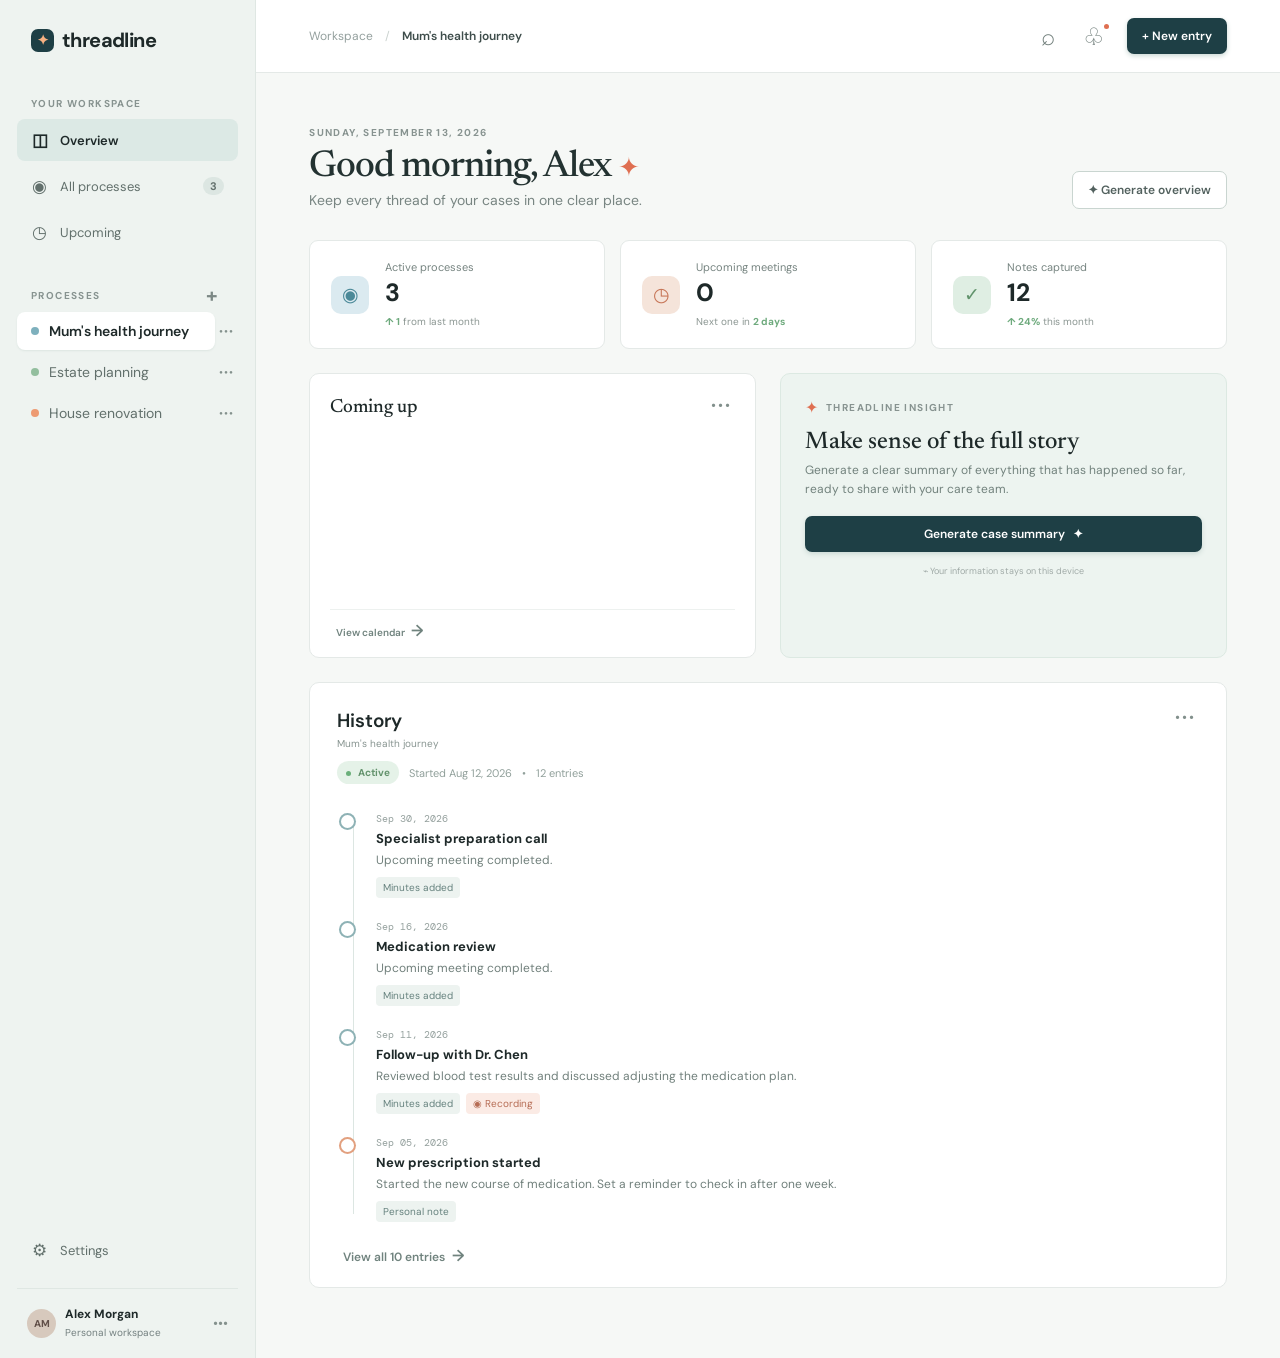
<file: index.html>
<!doctype html>
<html lang="en">
  <head>
    <meta charset="UTF-8" />
    <meta name="viewport" content="width=device-width, initial-scale=1.0" />
    <title>Threadline — Process tracker</title>
    <link rel="preconnect" href="https://fonts.googleapis.com" />
    <link rel="preconnect" href="https://fonts.gstatic.com" crossorigin />
    <link href="https://fonts.googleapis.com/css2?family=DM+Mono:wght@400;500&family=DM+Sans:wght@400;500;600;700&family=Newsreader:opsz,wght@6..72,500;6..72,600&display=swap" rel="stylesheet" />
    <link rel="stylesheet" href="styles.css?v=20260913-1100" />
    <style>
      /* ── Default (wide): sidebar + two-column dashboard ── */
      .dashboard-grid { grid-template-columns: 1fr; }
      .dashboard-grid > .right-column { order: 1; grid-template-columns: repeat(2, minmax(0, 1fr)); align-items: start; }
      .dashboard-grid > .timeline-panel { order: 2; }

      /* ── Medium (900–1279px): narrow sidebar, stacked dashboard ── */
      @media (max-width: 1279px) {
        .sidebar { width: 210px; padding: 20px 10px 14px; }
        .brand { font-size: 17px; padding: 0 10px 32px; }
        .nav-item { padding: 9px 10px; font-size: 12px; }
        .process-item { padding: 9px 6px 9px 10px; }
        .main-content { min-width: 0; }
        .content-wrap { padding: 20px 20px 40px; }
        .metric-grid { grid-template-columns: repeat(3, 1fr); gap: 10px; }
        .dashboard-grid > .right-column { grid-template-columns: 1fr; }
        .dashboard-grid > .right-column > .upcoming-panel,
        .dashboard-grid > .right-column > .insight-panel { height: auto; }
      }

      /* ── Small (≤768px): collapsible sidebar becomes a top bar ── */
      @media (max-width: 768px) {
        .app-shell { flex-direction: column; }
        .sidebar {
          width: 100%;
          flex-direction: row;
          align-items: center;
          padding: 10px 14px;
          border-right: none;
          border-bottom: 1px solid #dfe7e3;
          flex-wrap: wrap;
          gap: 8px;
        }
        .brand { padding: 0; font-size: 16px; }
        .workspace-label { display: none; }
        .primary-nav { flex-direction: row; grid-template-columns: none; display: flex; gap: 4px; flex: 1; }
        .nav-item { padding: 7px 10px; font-size: 12px; }
        .sidebar-section { display: none; }
        .sidebar-bottom { margin-top: 0; margin-left: auto; display: flex; align-items: center; gap: 8px; }
        .profile { padding: 4px 8px; }
        .profile > div > strong,
        .profile > div > small,
        .profile .dots { display: none; }
        .profile .avatar { width: 28px; height: 28px; font-size: 11px; }
        .main-content { width: 100%; }
        .content-wrap { padding: 16px 14px 32px; }
        .topbar { padding: 12px 14px; }
        .page-intro { flex-direction: column; align-items: flex-start; gap: 10px; }
        .page-intro h1 { font-size: 24px; }
        .metric-grid { grid-template-columns: 1fr 1fr; gap: 8px; }
        .metric-card { padding: 14px; }
        .dashboard-grid { gap: 14px; }
        .dashboard-grid > .right-column { grid-template-columns: 1fr; order: 2; }
        .dashboard-grid > .timeline-panel { order: 1; }
        .dashboard-grid > .right-column > .upcoming-panel,
        .dashboard-grid > .right-column > .insight-panel { height: auto; }
        .panel { padding: 16px; }
      }

      /* ── Extra small (≤480px): single column metric grid ── */
      @media (max-width: 480px) {
        .metric-grid { grid-template-columns: 1fr; }
        .page-intro h1 { font-size: 20px; }
        .topbar { flex-wrap: wrap; gap: 8px; }
      }

      @media (max-width: 650px) {
        .dashboard-grid > .right-column { grid-template-columns: 1fr; }
      }
    </style>
  </head>
  <body>
    <div class="app-shell">
      <aside class="sidebar">
        <div class="brand"><span class="brand-mark">✦</span><span>threadline</span></div>
        <div class="workspace-label">YOUR WORKSPACE</div>
        <nav class="primary-nav" aria-label="Main navigation">
          <button class="nav-item active" data-view="overview"><span>◫</span> Overview</button>
          <button class="nav-item" data-view="all-processes"><span>◉</span> All processes <b id="process-count">3</b></button>
          <button class="nav-item" data-view="upcoming"><span>◷</span> Upcoming</button>
        </nav>
        <div class="sidebar-section">
          <div class="section-heading"><span>PROCESSES</span><button class="tiny-add" id="add-process" aria-label="Add process">+</button></div>
          <div id="process-list" class="process-list"></div>
        </div>
        <div class="sidebar-bottom">
          <button class="nav-item" id="settings-button"><span>⚙</span> Settings</button>
          <button class="profile" id="workspace-switcher"><div class="avatar">AM</div><div><strong>Alex Morgan</strong><small id="workspace-label">Personal workspace</small></div><span class="dots">•••</span></button>
        </div>
      </aside>

      <main class="main-content">
        <header class="topbar">
          <div class="breadcrumbs"><span>Workspace</span><b>/</b><strong id="breadcrumb-title">Overview</strong></div>
          <div class="top-actions"><button class="icon-button" title="Search">⌕</button><button class="icon-button notification" title="Notifications">♧<i></i></button><button class="button button-dark" id="new-entry">+ New entry</button></div>
        </header>

        <section class="content-wrap">
          <div class="page-intro">
            <div><p class="eyebrow">SUNDAY, SEPTEMBER 13, 2026</p><h1 id="page-title">Good morning, Alex <span>✦</span></h1><p class="lede">Keep every thread of your cases in one clear place.</p></div>
            <button class="button button-outline" id="generate-overview">✦ Generate overview</button>
          </div>

          <div class="metric-grid">
            <article class="metric-card"><div class="metric-icon blue">◉</div><div><span>Active processes</span><strong id="active-count">3</strong><small><em>↑ 1</em> from last month</small></div></article>
            <article class="metric-card"><div class="metric-icon peach">◷</div><div><span>Upcoming meetings</span><strong id="meeting-count">2</strong><small>Next one in <em>2 days</em></small></div></article>
            <article class="metric-card"><div class="metric-icon green">✓</div><div><span>Notes captured</span><strong id="notes-count">18</strong><small><em>↑ 24%</em> this month</small></div></article>
          </div>

          <div class="dashboard-grid">
            <section class="panel timeline-panel dashboard-object" data-dashboard-object="process">
              <div class="panel-header"><div><h2>History</h2><p class="history-process" id="selected-title">Mum's health journey</p></div><div class="timeline-actions"><button class="more-button" id="timeline-menu-button" aria-label="Timeline options" aria-expanded="false">•••</button><div class="timeline-menu" id="timeline-menu" hidden><button id="menu-search">⌕ Search events</button><button data-filter="all">◫ Show all types</button><button data-filter="meeting">◷ Meetings only</button><button data-filter="note">▤ Notes only</button><button data-filter="milestone">✓ Milestones only</button><button id="sort-newest">↓ Newest first</button><button id="sort-oldest">↑ Oldest first</button><button id="export-events">⇩ Export this process to Excel</button></div></div></div>
              <div class="process-meta"><span class="status-pill"><i></i> Active</span><span>Started Aug 12, 2026</span><span>•</span><span>12 entries</span></div>
              <div class="timeline" id="timeline"></div>
              <button class="text-button" id="show-all">View all entries <span>→</span></button>
            </section>

            <aside class="right-column">
              <section class="panel upcoming-panel dashboard-object" data-dashboard-object="upcoming"><div class="panel-header"><h2>Coming up</h2><div class="timeline-actions"><button class="more-button" id="upcoming-menu-button" aria-label="Coming up options" aria-expanded="false">•••</button><div class="timeline-menu" id="upcoming-menu" hidden><button id="add-meeting">+ Add meeting</button></div></div></div><div id="upcoming-list"></div><button class="text-button upcoming-calendar-link" id="open-calendar">View calendar <span>→</span></button></section>
              <section class="panel insight-panel dashboard-object" data-dashboard-object="insight"><div class="insight-top"><span class="sparkle">✦</span><span class="eyebrow">THREADLINE INSIGHT</span></div><h3>Make sense of the full story</h3><p>Generate a clear summary of everything that has happened so far, ready to share with your care team.</p><button class="button button-dark full-width" id="history-summary">Generate case summary <span>✦</span></button><div class="privacy-note">⌁ Your information stays on this device</div></section>
            </aside>
          </div>
        </section>
      </main>
    </div>

    <div class="modal-backdrop" id="modal-backdrop" hidden>
      <div class="modal" role="dialog" aria-modal="true" aria-labelledby="modal-title">
        <button class="modal-close" id="modal-close">×</button>
        <p class="eyebrow" id="modal-eyebrow">NEW TIMELINE ENTRY</p><h2 id="modal-title">Add a meeting</h2><p class="modal-subtitle">Capture the details while they’re fresh.</p>
        <form id="entry-form">
          <label>Entry type<select id="entry-type"><option value="meeting">Meeting</option><option value="note">Note</option><option value="milestone">Milestone</option></select></label>
          <label>Title<input id="entry-title" required placeholder="e.g. Follow-up with Dr. Chen" /></label>
          <div class="form-row"><label>Date<input id="entry-date" type="date" required /></label><label>Time<input id="entry-time" type="time" value="10:00" /></label></div>
          <label>Location<input id="entry-location" placeholder="e.g. St Mary's Hospital, room 4" /></label>
          <label>Minutes / notes<textarea id="entry-notes" rows="4" placeholder="What was discussed? Add decisions, questions, or next steps…"></textarea></label>
          <label>Recording <div class="upload-box"><input id="entry-recording" type="file" accept="audio/*,video/*" /><span>⌁</span><span><strong id="recording-label">Attach a recording</strong><small id="recording-status">Audio or video; limited by available browser storage</small></span></div></label>
          <div class="form-actions"><button type="button" class="button button-danger" id="delete-entry" hidden>Delete entry</button><span class="form-spacer"></span><button type="button" class="button button-outline" id="cancel-entry">Cancel</button><button type="submit" class="button button-dark">Save</button></div>
        </form>
      </div>
    </div>
    <div class="modal-backdrop" id="calendar-backdrop" hidden>
      <div class="modal calendar-modal" role="dialog" aria-modal="true" aria-labelledby="calendar-title">
        <button class="modal-close" id="calendar-close">×</button>
        <p class="eyebrow">SCHEDULE</p>
        <div class="calendar-heading"><h2 id="calendar-title">Calendar</h2><div class="calendar-navigation"><button type="button" class="button button-outline" id="calendar-previous" aria-label="Previous month">←</button><button type="button" class="button button-outline" id="calendar-next" aria-label="Next month">→</button></div></div>
        <p class="calendar-month-label" id="calendar-month-label"></p>
        <div class="calendar-list" id="calendar-list"></div>
        <p class="calendar-empty" id="calendar-empty" hidden>No scheduled meetings in this month.</p>
      </div>
    </div>
    <div class="modal-backdrop" id="settings-backdrop" hidden>
        <div class="modal settings-modal" role="dialog" aria-modal="true" aria-labelledby="settings-title">
          <button class="modal-close" id="settings-close">×</button>
          <p class="eyebrow">WORKSPACE SETTINGS</p><h2 id="settings-title">Settings</h2><p class="modal-subtitle">Manage your local Threadline workspace and keep a safe copy of your data.</p>
          <div class="settings-card" id="backup-settings-card"><div><strong>Backup all processes</strong><p>Download one compressed archive containing every process, event, summary, meeting, and stored recording.</p></div><button class="button button-dark" id="settings-backup">Download backup</button></div>
          <div class="settings-card" id="restore-settings-card"><div><strong>Restore all processes</strong><p>Load a complete Threadline backup. It replaces every process currently stored in this browser.</p></div><button class="button button-outline" id="settings-restore">Choose backup</button></div>
          <div class="settings-section"><p class="eyebrow">DESKTOP</p><p class="settings-section-copy">Choose which objects appear on this workspace dashboard.</p><div class="dashboard-options"><label><input type="checkbox" data-dashboard-setting="process" /> Process timeline</label><label><input type="checkbox" data-dashboard-setting="upcoming" /> Coming up</label><label><input type="checkbox" data-dashboard-setting="insight" /> Threadline Insight</label></div></div>
          <div class="settings-section"><p class="eyebrow">YOUR PROFILE</p><p class="settings-section-copy">Update your name and email address.</p><button class="button button-outline" id="edit-my-profile">Edit my information</button></div>
          <div class="settings-section" id="admin-user-settings"><p class="eyebrow">USERS</p><p class="settings-section-copy">Each user has one separate workspace. Add, edit, or remove users here; share individual processes from the process menu.</p><div id="admin-people-list" class="people-list"></div><div class="workspace-create"><input id="admin-person-name" placeholder="Person name" /><input id="admin-person-email" placeholder="Email" /><label class="checkbox-label create-admin-label"><input id="admin-person-admin" type="checkbox" /> Admin</label><button class="button button-outline" id="admin-add-person">+ Add user</button></div></div>
          <p class="settings-footnote">Your data is stored locally in this browser. Keep the backup file somewhere safe.</p>
      </div>
    </div>
    <div class="modal-backdrop" id="delete-process-backdrop" hidden>
      <div class="modal delete-modal" role="dialog" aria-modal="true" aria-labelledby="delete-process-title">
        <p class="eyebrow">REMOVE PROCESS</p><h2 id="delete-process-title">Delete this process?</h2><p class="modal-subtitle">This will permanently remove the process and all of its events from this browser.</p>
        <div class="form-actions"><button type="button" class="button button-outline" id="cancel-delete-process">Keep process</button><button type="button" class="button button-danger" id="confirm-delete-process">Delete process</button></div>
      </div>
    </div>
    <div class="modal-backdrop" id="workspace-backdrop" hidden>
        <div class="modal workspace-modal" role="dialog" aria-modal="true" aria-labelledby="workspace-title">
          <button class="modal-close" id="workspace-close">×</button>
          <p class="eyebrow">WORKSPACES</p><h2 id="workspace-title">Switch workspace</h2><p class="modal-subtitle">Each workspace has its own separate processes and events.</p>
          <div id="workspace-list" class="workspace-list"></div>
        </div>
    </div>
    <div class="modal-backdrop" id="share-backdrop" hidden>
        <div class="modal share-modal" role="dialog" aria-modal="true" aria-labelledby="share-title">
          <button class="modal-close" id="share-close">×</button>
          <p class="eyebrow">PROCESS ACCESS</p><h2 id="share-title">Share process</h2><p class="modal-subtitle" id="share-process-name"></p>
          <div id="share-user-list" class="share-user-list"></div>
          <div class="form-actions"><button type="button" class="button button-outline" id="cancel-share">Cancel</button><button type="button" class="button button-dark" id="save-share">Save access</button></div>
        </div>
    </div>
    <div class="modal-backdrop" id="edit-user-backdrop" hidden>
      <div class="modal edit-user-modal" role="dialog" aria-modal="true" aria-labelledby="edit-user-title">
        <button class="modal-close" id="edit-user-close">×</button>
        <p class="eyebrow">EDIT USER</p><h2 id="edit-user-title">Edit user</h2><p class="modal-subtitle">Update this user’s details or grant admin privileges.</p>
        <label>Name<input id="edit-user-name" /></label><label>Email<input id="edit-user-email" type="email" /></label><label class="checkbox-label" id="edit-user-admin-label"><input id="edit-user-admin" type="checkbox" /> Grant admin privileges</label>
        <div class="form-actions"><button type="button" class="button button-outline" id="cancel-edit-user">Cancel</button><button type="button" class="button button-dark" id="save-edit-user">Save user</button></div>
      </div>
    </div>
    <div class="toast" id="toast" role="status"></div>
    <div class="search-popover" id="search-popover" hidden><label for="event-search">Search this process</label><div><input id="event-search" type="search" placeholder="Search titles and summaries…" /><button id="clear-search" aria-label="Clear search">×</button></div></div>
    <input id="restore-file" type="file" accept="application/json,.json" hidden />
    <script type="module" src="app.js"></script>
  </body>
</html>
</file>
<file: styles.css>
:root{--ink:#1e2929;--muted:#748080;--line:#e4e9e7;--paper:#f6f8f6;--white:#fff;--blue:#dbeaf0;--peach:#f5e4da;--green:#dfeee3;--accent:#df6f51;--navy:#1e3f45}
*{box-sizing:border-box}body{margin:0;background:var(--paper);color:var(--ink);font-family:"DM Sans",sans-serif;font-size:14px}button,input,textarea,select{font:inherit}button{cursor:pointer;border:0;background:none;color:inherit}.app-shell{display:flex;min-height:100vh}.sidebar{width:256px;background:#eef3f0;border-right:1px solid #dfe7e3;padding:27px 17px 18px;display:flex;flex-direction:column}.brand{font-size:20px;font-weight:700;letter-spacing:-.6px;padding:0 14px 44px;display:flex;align-items:center;gap:8px}.brand-mark{display:inline-grid;place-items:center;width:23px;height:23px;border-radius:7px;background:var(--navy);color:#f7b182;font-size:14px}.workspace-label,.eyebrow{font-size:10px;letter-spacing:1.4px;font-weight:700;color:#879390}.workspace-label{padding:0 14px 9px}.primary-nav{display:grid;gap:4px}.nav-item{display:flex;align-items:center;gap:12px;color:#62706c;padding:10px 14px;border-radius:8px;text-align:left;width:100%;font-size:13px}.nav-item span{font-size:17px;width:17px;text-align:center}.nav-item b{margin-left:auto;font-size:11px;background:#dce6e2;padding:2px 7px;border-radius:12px}.nav-item.active{background:#dce9e5;color:var(--ink);font-weight:600}.sidebar-section{margin-top:35px}.section-heading{display:flex;justify-content:space-between;align-items:center;padding:0 14px 10px;color:#879390;font-size:10px;letter-spacing:1.4px;font-weight:700}.tiny-add{font-size:20px;line-height:12px;color:#7c8885}.process-list{display:grid;gap:3px}.process-row{position:relative;display:flex;align-items:center;width:100%;min-width:0}.process-item{display:flex;align-items:center;gap:10px;flex:1;min-width:0;width:auto;padding:10px 8px 10px 14px;border-radius:8px;text-align:left;color:#62706c}.process-item span{overflow:hidden;text-overflow:ellipsis;white-space:nowrap}.process-row.active .process-item{background:#fff;color:var(--ink);font-weight:600;box-shadow:0 1px 2px #dce5e1}.process-dot{width:8px;height:8px;border-radius:50%;background:#7eb0bd}.process-item:nth-child(2) .process-dot{background:#ed9a72}.process-item:nth-child(3) .process-dot{background:#93be9e}.process-more{padding:7px 4px;color:#84918d;letter-spacing:1px;font-size:11px}.process-menu{position:absolute;right:0;top:32px;z-index:4;background:#fff;border:1px solid var(--line);border-radius:7px;padding:4px;box-shadow:0 8px 22px #19333218}.process-menu[hidden]{display:none}.process-menu button{white-space:nowrap;padding:8px 10px;color:#bd634c;font-size:11px}.sidebar-bottom{margin-top:auto}.profile{border-top:1px solid #dfe7e3;margin-top:17px;padding:17px 10px 0;display:flex;gap:9px;align-items:center;width:100%;text-align:left}.avatar{width:29px;height:29px;border-radius:50%;background:#d7c9bd;color:#614f48;display:grid;place-items:center;font-size:10px;font-weight:700}.profile strong{font-size:12px;display:block}.profile small{font-size:10px;color:var(--muted)}.dots{margin-left:auto;color:#84918d}.main-content{flex:1;min-width:0}.topbar{height:73px;background:var(--white);border-bottom:1px solid var(--line);display:flex;justify-content:space-between;align-items:center;padding:0 5.2%}.breadcrumbs{display:flex;gap:12px;align-items:center;color:#94a09e;font-size:12px}.breadcrumbs b{font-weight:400;color:#cad2cf}.breadcrumbs strong{color:#3e4d4b;font-weight:600}.top-actions{display:flex;align-items:center;gap:16px}.icon-button{font-size:24px;color:#73807d}.notification{position:relative}.notification i{position:absolute;width:5px;height:5px;border-radius:50%;background:var(--accent);top:4px;right:2px}.button{border-radius:7px;padding:10px 15px;font-weight:600;font-size:12px;display:inline-flex;align-items:center;gap:8px;justify-content:center}.button-dark{background:var(--navy);color:white;box-shadow:0 2px 5px #cbd9d5}.button-outline{border:1px solid #c9d5d0;background:var(--white);color:#52615e}.content-wrap{max-width:1250px;margin:auto;padding:43px 5.2% 70px}.page-intro{display:flex;justify-content:space-between;align-items:end;margin-bottom:31px}.page-intro h1{font-family:Newsreader,serif;font-size:37px;font-weight:500;letter-spacing:-1px;margin:8px 0 5px;color:#233231}.page-intro h1 span{color:var(--accent);font-size:26px}.lede{margin:0;color:#788582;font-size:14px}.metric-grid{display:grid;grid-template-columns:repeat(3,1fr);gap:15px;margin-bottom:24px}.metric-card{background:#fff;border:1px solid var(--line);border-radius:9px;padding:19px 21px;display:flex;align-items:center;gap:16px}.metric-icon{width:38px;height:38px;border-radius:10px;display:grid;place-items:center;font-size:19px}.metric-icon.blue{background:var(--blue);color:#4b8998}.metric-icon.peach{background:var(--peach);color:#c67455}.metric-icon.green{background:var(--green);color:#61936c}.metric-card span{display:block;color:#768480;font-size:11px}.metric-card strong{font-size:25px;display:block;margin:2px 0}.metric-card small{font-size:10px;color:#8b9692}.metric-card em{font-style:normal;color:#6eaa7d;font-weight:700}.dashboard-grid{display:grid;grid-template-columns:minmax(0,1.55fr) minmax(300px,.85fr);gap:24px}.panel{background:#fff;border:1px solid var(--line);border-radius:10px}.timeline-panel{padding:25px 27px 20px}.panel-header{display:flex;justify-content:space-between;align-items:start}.panel-header h2{font-family:Newsreader,serif;font-size:24px;font-weight:500;margin:6px 0 0}.timeline-actions{position:relative}.more-button{color:#82908c;letter-spacing:2px;padding:0 3px}.timeline-menu{position:absolute;right:0;top:24px;z-index:3;background:#fff;border:1px solid var(--line);border-radius:8px;padding:5px;min-width:166px;box-shadow:0 8px 22px #19333218}.timeline-menu[hidden],.search-popover[hidden]{display:none}.timeline-menu button{display:block;width:100%;text-align:left;padding:8px 10px;border-radius:5px;color:#5f706b;font-size:11px}.timeline-menu button:hover{background:#f1f6f3;color:var(--ink)}.timeline-menu .menu-danger{color:#bd634c;border-top:1px solid #edf1ef;margin-top:4px;padding-top:10px}.delete-modal{width:min(440px,100%)}.search-popover{position:absolute;z-index:4;top:115px;right:5.2%;background:#fff;border:1px solid var(--line);border-radius:8px;padding:12px;box-shadow:0 8px 22px #19333218;width:260px}.search-popover label{display:block;color:#697873;font-size:10px;font-weight:700;margin-bottom:7px}.search-popover div{display:flex;align-items:center;border:1px solid #dbe3df;border-radius:6px;background:#fbfcfb}.search-popover input{border:0;outline:0;background:transparent;padding:8px;width:100%;font-size:11px}.search-popover button{font-size:17px;color:#899691;padding:0 8px}.process-meta{display:flex;align-items:center;gap:10px;color:#91a09b;font-size:11px;margin:11px 0 28px}.status-pill{background:#e5f2e8;color:#64936d;border-radius:20px;padding:5px 9px;font-size:10px;font-weight:700}.status-pill i{display:inline-block;width:5px;height:5px;background:#6aaf7a;border-radius:50%;vertical-align:middle;margin-right:5px}.timeline{position:relative;margin:0 0 20px 12px}.timeline:before{content:"";position:absolute;left:4px;top:10px;bottom:10px;width:1px;background:#dce6e2}.timeline-entry{position:relative;padding:0 0 22px 27px}.timeline-entry:last-child{padding-bottom:2px}.timeline-entry:before{content:"";position:absolute;left:0;top:3px;width:9px;height:9px;border:2px solid #fff;box-shadow:0 0 0 2px #8eb2b5;border-radius:50%;background:#fff}.timeline-entry.note:before{box-shadow:0 0 0 2px #e2a07f}.timeline-entry.milestone:before{box-shadow:0 0 0 2px #88b494;background:#e3f0e5}.entry-date{font-family:"DM Mono",monospace;font-size:10px;color:#95a19e;margin-bottom:5px}.entry-title{font-weight:700;font-size:13px;margin-bottom:4px}.entry-description{font-size:12px;line-height:1.5;color:#71807c;max-width:560px}.entry-tags{display:flex;gap:6px;margin-top:8px}.tag{font-size:10px;color:#66827e;background:#edf3f0;padding:4px 7px;border-radius:4px}.recording-tag{color:#b66d55;background:#fbebe5}.text-button{font-size:12px;color:#70837e;font-weight:600}.text-button span{font-size:16px;margin-left:4px}.right-column{display:grid;gap:24px;align-content:start}.upcoming-panel{padding:24px 24px 21px}.upcoming-panel .panel-header{align-items:center;margin-bottom:17px}.upcoming-panel h2{font-size:20px}.upcoming-panel .text-button{font-size:10px}.upcoming-item{display:flex;gap:12px;padding:13px 0;border-top:1px solid #edf1ef}.date-block{width:38px;text-align:center;border-radius:6px;background:#f0f5f2;padding:4px 0;align-self:start}.date-block strong{display:block;font-size:16px;line-height:16px}.date-block small{font-size:9px;color:#7c8b86}.upcoming-item h4{font-size:12px;margin:1px 0 4px}.upcoming-item p{font-size:10px;color:#879490;margin:0}.add-dashed{border:1px dashed #ccd8d3;border-radius:6px;color:#72827d;width:100%;padding:9px;margin-top:12px;font-size:11px}.insight-panel{background:#edf4f0;padding:23px 24px 19px;border-color:#dce9e2}.insight-top{display:flex;gap:8px;align-items:center}.sparkle{color:var(--accent);font-size:16px}.insight-panel h3{font-family:Newsreader,serif;font-size:24px;font-weight:500;margin:12px 0 7px}.insight-panel p{color:#72827d;line-height:1.55;font-size:12px;margin:0 0 18px}.full-width{width:100%}.privacy-note{text-align:center;color:#a0aaa7;font-size:9px;margin-top:13px}.modal-backdrop{position:fixed;inset:0;background:#20343480;display:grid;place-items:center;z-index:5;padding:20px}.modal-backdrop[hidden]{display:none}.modal{width:min(530px,100%);max-height:95vh;overflow:auto;background:#fff;border-radius:12px;padding:31px;box-shadow:0 20px 60px #10252544;position:relative}.modal h2{font-family:Newsreader,serif;font-size:31px;font-weight:500;margin:7px 0 3px}.modal-subtitle{color:#7b8885;margin:0 0 25px;font-size:13px}.modal-close{position:absolute;right:22px;top:16px;font-size:26px;color:#8a9692}.modal label{display:block;color:#5f6f6b;font-weight:600;font-size:11px;margin:0 0 15px}.modal input,.modal textarea,.modal select{display:block;width:100%;border:1px solid #dbe3df;border-radius:6px;padding:10px;margin-top:7px;color:var(--ink);outline-color:#8eb2b5;background:#fbfcfb;font-size:12px}.form-row{display:grid;grid-template-columns:1fr 1fr;gap:13px}.upload-box{border:1px dashed #c6d4ce;border-radius:6px;padding:11px 13px;display:flex;gap:10px;align-items:center;margin-top:7px;color:#788a84}.upload-box input{display:none}.upload-box>span:first-of-type{font-size:24px;color:#9bb5ac}.upload-box strong,.upload-box small{display:block}.upload-box strong{font-size:11px}.upload-box small{font-weight:400;font-size:10px;color:#9aa6a2;margin-top:3px}.form-actions{display:flex;justify-content:flex-end;gap:8px;margin-top:23px}.form-spacer{flex:1}.button-danger{border:1px solid #efcfc7;color:#bd634c;background:#fff7f4}.timeline-entry{cursor:pointer;border-radius:7px;margin-left:-8px;padding-left:35px;padding-right:8px;transition:background .15s}.timeline-entry:hover{background:#f5f8f6}.toast{position:fixed;right:25px;bottom:25px;background:var(--navy);color:#fff;padding:12px 17px;border-radius:7px;font-size:12px;box-shadow:0 5px 20px #18343844;transform:translateY(100px);opacity:0;transition:.25s;z-index:10}.toast.show{transform:none;opacity:1}@media(max-width:900px){.sidebar{width:215px}.content-wrap{padding-left:3%;padding-right:3%}.dashboard-grid{grid-template-columns:1fr}.right-column{grid-template-columns:1fr 1fr}.topbar{padding:0 3%}}@media(max-width:650px){.sidebar{display:none}.metric-grid{grid-template-columns:1fr}.right-column{grid-template-columns:1fr}.page-intro{display:block}.page-intro .button{margin-top:18px}.top-actions .icon-button{display:none}.content-wrap{padding-top:28px}.page-intro h1{font-size:31px}}#settings-backdrop{position:fixed;inset:0;width:100vw;height:100vh;display:grid;place-items:center;z-index:20}#settings-backdrop[hidden]{display:none}#edit-user-backdrop{z-index:30}.checkbox-label{display:flex!important;align-items:center;gap:8px}.modal .checkbox-label input[type="checkbox"]{display:inline-block;width:auto;margin:0;padding:0}.dashboard-options{display:grid;gap:9px;margin-top:10px}.dashboard-options label{display:flex;align-items:center;gap:9px;font-size:12px;color:#61716c}.dashboard-options input{accent-color:var(--navy)}
.settings-modal{width:min(620px,100%)}.workspace-modal,.share-modal,.edit-user-modal{width:min(520px,100%)}.workspace-list,.share-user-list,.people-list{display:grid;gap:7px;margin:18px 0}.workspace-option,.share-user{display:flex;align-items:center;gap:10px;border:1px solid var(--line);border-radius:7px;padding:11px;text-align:left}.workspace-option.active{background:#eef5f1;border-color:#b9d0c5}.workspace-option small{display:block;color:#899691;font-size:10px}.workspace-option span:first-child{flex:1}.workspace-option .remove-workspace{color:#bd634c;font-size:11px}.workspace-create{display:flex;gap:8px;border-top:1px solid var(--line);padding-top:16px}.workspace-create input{flex:1;border:1px solid #dbe3df;border-radius:6px;padding:10px;font-size:12px}.share-user input{accent-color:var(--navy)}.share-user span{font-size:12px}.people-heading{margin-top:20px}.person-row{display:flex;align-items:center;justify-content:space-between;border-bottom:1px solid #edf1ef;padding:8px 2px;font-size:11px}.person-row small{color:#8a9792;margin-left:6px}.person-row button{color:#bd634c;font-size:11px}.settings-card{display:flex;align-items:center;justify-content:space-between;gap:20px;border:1px solid var(--line);border-radius:8px;padding:16px;margin:12px 0}.settings-card strong{font-size:13px}.settings-card p{color:#7b8985;font-size:11px;line-height:1.45;margin:5px 0 0;max-width:350px}.settings-footnote{color:#9aa6a2;font-size:10px;margin:18px 0 0}.status-pill{background:#e5f2e8;color:#64936d;border-radius:20px;padding:5px 9px;font-size:10px;font-weight:700}.status-pill i{display:inline-block;width:5px;height:5px;background:#6aaf7a;border-radius:50%;vertical-align:middle;margin-right:5px}.timeline{position:relative;margin:0 0 20px 12px}.timeline:before{content:"";position:absolute;left:4px;top:10px;bottom:10px;width:1px;background:#dce6e2}.timeline-entry{position:relative;padding:0 0 22px 27px}.timeline-entry:last-child{padding-bottom:2px}.timeline-entry:before{content:"";position:absolute;left:0;top:3px;width:9px;height:9px;border:2px solid #fff;box-shadow:0 0 0 2px #8eb2b5;border-radius:50%;background:#fff}.timeline-entry.note:before{box-shadow:0 0 0 2px #e2a07f}.timeline-entry.milestone:before{box-shadow:0 0 0 2px #88b494;background:#e3f0e5}.entry-date{font-family:"DM Mono",monospace;font-size:10px;color:#95a19e;margin-bottom:5px}.entry-title{font-weight:700;font-size:13px;margin-bottom:4px}.entry-description{font-size:12px;line-height:1.5;color:#71807c;max-width:560px}.entry-tags{display:flex;gap:6px;margin-top:8px}.tag{font-size:10px;color:#66827e;background:#edf3f0;padding:4px 7px;border-radius:4px}.recording-tag{color:#b66d55;background:#fbebe5}.text-button{font-size:12px;color:#70837e;font-weight:600}.text-button span{font-size:16px;margin-left:4px}.right-column{display:grid;gap:24px;align-content:start}.upcoming-panel{padding:24px 24px 21px}.upcoming-panel .panel-header{align-items:center;margin-bottom:17px}.upcoming-panel h2{font-size:20px}.upcoming-panel .text-button{font-size:10px}.upcoming-item{display:flex;gap:12px;padding:13px 0;border-top:1px solid #edf1ef}.date-block{width:38px;text-align:center;border-radius:6px;background:#f0f5f2;padding:4px 0;align-self:start}.date-block strong{display:block;font-size:16px;line-height:16px}.date-block small{font-size:9px;color:#7c8b86}.upcoming-item h4{font-size:12px;margin:1px 0 4px}.upcoming-item p{font-size:10px;color:#879490;margin:0}.add-dashed{border:1px dashed #ccd8d3;border-radius:6px;color:#72827d;width:100%;padding:9px;margin-top:12px;font-size:11px}.insight-panel{background:#edf4f0;padding:23px 24px 19px;border-color:#dce9e2}.insight-top{display:flex;gap:8px;align-items:center}.sparkle{color:var(--accent);font-size:16px}.insight-panel h3{font-family:Newsreader,serif;font-size:24px;font-weight:500;margin:12px 0 7px}.insight-panel p{color:#72827d;line-height:1.55;font-size:12px;margin:0 0 18px}.full-width{width:100%}.privacy-note{text-align:center;color:#a0aaa7;font-size:9px;margin-top:13px}.modal-backdrop{position:fixed;inset:0;background:#20343480;display:grid;place-items:center;z-index:5;padding:20px}.modal-backdrop[hidden]{display:none}.modal{width:min(530px,100%);max-height:95vh;overflow:auto;background:#fff;border-radius:12px;padding:31px;box-shadow:0 20px 60px #10252544;position:relative}.modal h2{font-family:Newsreader,serif;font-size:31px;font-weight:500;margin:7px 0 3px}.modal-subtitle{color:#7b8885;margin:0 0 25px;font-size:13px}.modal-close{position:absolute;right:22px;top:16px;font-size:26px;color:#8a9692}.modal label{display:block;color:#5f6f6b;font-weight:600;font-size:11px;margin:0 0 15px}.modal input,.modal textarea,.modal select{display:block;width:100%;border:1px solid #dbe3df;border-radius:6px;padding:10px;margin-top:7px;color:var(--ink);outline-color:#8eb2b5;background:#fbfcfb;font-size:12px}.form-row{display:grid;grid-template-columns:1fr 1fr;gap:13px}.upload-box{border:1px dashed #c6d4ce;border-radius:6px;padding:11px 13px;display:flex;gap:10px;align-items:center;margin-top:7px;color:#788a84}.upload-box input{display:none}.upload-box>span:first-of-type{font-size:24px;color:#9bb5ac}.upload-box strong,.upload-box small{display:block}.upload-box strong{font-size:11px}.upload-box small{font-weight:400;font-size:10px;color:#9aa6a2;margin-top:3px}.form-actions{display:flex;justify-content:flex-end;gap:8px;margin-top:23px}.form-spacer{flex:1}.button-danger{border:1px solid #efcfc7;color:#bd634c;background:#fff7f4}.timeline-entry{cursor:pointer;border-radius:7px;margin-left:-8px;padding-left:35px;padding-right:8px;transition:background .15s}.timeline-entry:hover{background:#f5f8f6}.toast{position:fixed;right:25px;bottom:25px;background:var(--navy);color:#fff;padding:12px 17px;border-radius:7px;font-size:12px;box-shadow:0 5px 20px #18343844;transform:translateY(100px);opacity:0;transition:.25s;z-index:10}.toast.show{transform:none;opacity:1}@media(max-width:900px){.sidebar{width:215px}.content-wrap{padding-left:3%;padding-right:3%}.dashboard-grid{grid-template-columns:1fr}.right-column{grid-template-columns:1fr 1fr}.topbar{padding:0 3%}}@media(max-width:650px){.sidebar{display:none}.metric-grid{grid-template-columns:1fr}.right-column{grid-template-columns:1fr}.page-intro{display:block}.page-intro .button{margin-top:18px}.top-actions .icon-button{display:none}.content-wrap{padding-top:28px}.page-intro h1{font-size:31px}}
.dashboard-grid>.right-column>.upcoming-panel{padding:18px 20px 15px}.dashboard-grid>.right-column>.upcoming-panel .panel-header{margin-bottom:10px}.dashboard-grid>.right-column>.upcoming-panel h2{font-size:19px}.dashboard-grid>.right-column .upcoming-item{gap:9px;padding:8px 0}.dashboard-grid>.right-column .date-block{width:32px;padding:3px 0}.dashboard-grid>.right-column .date-block strong{font-size:14px;line-height:14px}.dashboard-grid>.right-column .date-block small{font-size:8px}.dashboard-grid>.right-column .upcoming-item h4{font-size:11px;margin:0 0 2px}.dashboard-grid>.right-column .upcoming-item p{font-size:9px}.dashboard-grid>.right-column .add-dashed{padding:7px;margin-top:8px}.insight-top{display:flex;gap:8px;align-items:center}.sparkle{color:var(--accent);font-size:16px}.insight-panel h3{font-family:Newsreader,serif;font-size:24px;font-weight:500;margin:12px 0 7px}.insight-panel p{color:#72827d;line-height:1.55;font-size:12px;margin:0 0 18px}.full-width{width:100%}.privacy-note{text-align:center;color:#a0aaa7;font-size:9px;margin-top:13px}.modal-backdrop{position:fixed;inset:0;background:#20343480;display:grid;place-items:center;z-index:5;padding:20px}.modal-backdrop[hidden]{display:none}.modal{width:min(530px,100%);max-height:95vh;overflow:auto;background:#fff;border-radius:12px;padding:31px;box-shadow:0 20px 60px #10252544;position:relative}.modal h2{font-family:Newsreader,serif;font-size:31px;font-weight:500;margin:7px 0 3px}.modal-subtitle{color:#7b8885;margin:0 0 25px;font-size:13px}.modal-close{position:absolute;right:22px;top:16px;font-size:26px;color:#8a9692}.modal label{display:block;color:#5f6f6b;font-weight:600;font-size:11px;margin:0 0 15px}.modal input,.modal textarea,.modal select{display:block;width:100%;border:1px solid #dbe3df;border-radius:6px;padding:10px;margin-top:7px;color:var(--ink);outline-color:#8eb2b5;background:#fbfcfb;font-size:12px}.form-row{display:grid;grid-template-columns:1fr 1fr;gap:13px}.upload-box{border:1px dashed #c6d4ce;border-radius:6px;padding:11px 13px;display:flex;gap:10px;align-items:center;margin-top:7px;color:#788a84}.upload-box input{display:none}.upload-box>span:first-of-type{font-size:24px;color:#9bb5ac}.upload-box strong,.upload-box small{display:block}.upload-box strong{font-size:11px}.upload-box small{font-weight:400;font-size:10px;color:#9aa6a2;margin-top:3px}.form-actions{display:flex;justify-content:flex-end;gap:8px;margin-top:23px}.form-spacer{flex:1}.button-danger{border:1px solid #efcfc7;color:#bd634c;background:#fff7f4}.timeline-entry{cursor:pointer;border-radius:7px;margin-left:-8px;padding-left:35px;padding-right:8px;transition:background .15s}.timeline-entry:hover{background:#f5f8f6}.toast{position:fixed;right:25px;bottom:25px;background:var(--navy);color:#fff;padding:12px 17px;border-radius:7px;font-size:12px;box-shadow:0 5px 20px #18343844;transform:translateY(100px);opacity:0;transition:.25s;z-index:10}.toast.show{transform:none;opacity:1}@media(max-width:900px){.sidebar{width:215px}.content-wrap{padding-left:3%;padding-right:3%}.dashboard-grid{grid-template-columns:1fr}.right-column{grid-template-columns:1fr 1fr}.topbar{padding:0 3%}}@media(max-width:650px){.sidebar{display:none}.metric-grid{grid-template-columns:1fr}.right-column{grid-template-columns:1fr}.page-intro{display:block}.page-intro .button{margin-top:18px}.top-actions .icon-button{display:none}.content-wrap{padding-top:28px}.page-intro h1{font-size:31px}}
.dashboard-grid>.right-column{align-items:stretch}.dashboard-grid>.right-column>.upcoming-panel,.dashboard-grid>.right-column>.insight-panel{height:285px}.dashboard-grid>.right-column>.upcoming-panel{display:flex;flex-direction:column}.dashboard-grid>.right-column>.upcoming-panel #upcoming-list{min-height:0;overflow-y:auto;padding-right:4px}.dashboard-grid>.right-column>.upcoming-panel #upcoming-list::-webkit-scrollbar{width:6px}.dashboard-grid>.right-column>.upcoming-panel #upcoming-list::-webkit-scrollbar-thumb{background:#c9d8d1;border-radius:8px}.dashboard-grid>.right-column>.upcoming-panel #upcoming-list{scrollbar-color:#c9d8d1 transparent;scrollbar-width:thin}.insight-top{display:flex;gap:8px;align-items:center}.sparkle{color:var(--accent);font-size:16px}.insight-panel h3{font-family:Newsreader,serif;font-size:24px;font-weight:500;margin:12px 0 7px}.insight-panel p{color:#72827d;line-height:1.55;font-size:12px;margin:0 0 18px}.full-width{width:100%}.privacy-note{text-align:center;color:#a0aaa7;font-size:9px;margin-top:13px}.modal-backdrop{position:fixed;inset:0;background:#20343480;display:grid;place-items:center;z-index:5;padding:20px}.modal-backdrop[hidden]{display:none}.modal{width:min(530px,100%);max-height:95vh;overflow:auto;background:#fff;border-radius:12px;padding:31px;box-shadow:0 20px 60px #10252544;position:relative}.modal h2{font-family:Newsreader,serif;font-size:31px;font-weight:500;margin:7px 0 3px}.modal-subtitle{color:#7b8885;margin:0 0 25px;font-size:13px}.modal-close{position:absolute;right:22px;top:16px;font-size:26px;color:#8a9692}.modal label{display:block;color:#5f6f6b;font-weight:600;font-size:11px;margin:0 0 15px}.modal input,.modal textarea,.modal select{display:block;width:100%;border:1px solid #dbe3df;border-radius:6px;padding:10px;margin-top:7px;color:var(--ink);outline-color:#8eb2b5;background:#fbfcfb;font-size:12px}.form-row{display:grid;grid-template-columns:1fr 1fr;gap:13px}.upload-box{border:1px dashed #c6d4ce;border-radius:6px;padding:11px 13px;display:flex;gap:10px;align-items:center;margin-top:7px;color:#788a84}.upload-box input{display:none}.upload-box>span:first-of-type{font-size:24px;color:#9bb5ac}.upload-box strong,.upload-box small{display:block}.upload-box strong{font-size:11px}.upload-box small{font-weight:400;font-size:10px;color:#9aa6a2;margin-top:3px}.form-actions{display:flex;justify-content:flex-end;gap:8px;margin-top:23px}.form-spacer{flex:1}.button-danger{border:1px solid #efcfc7;color:#bd634c;background:#fff7f4}.timeline-entry{cursor:pointer;border-radius:7px;margin-left:-8px;padding-left:35px;padding-right:8px;transition:background .15s}.timeline-entry:hover{background:#f5f8f6}.toast{position:fixed;right:25px;bottom:25px;background:var(--navy);color:#fff;padding:12px 17px;border-radius:7px;font-size:12px;box-shadow:0 5px 20px #18343844;transform:translateY(100px);opacity:0;transition:.25s;z-index:10}.toast.show{transform:none;opacity:1}@media(max-width:900px){.sidebar{width:215px}.content-wrap{padding-left:3%;padding-right:3%}.dashboard-grid{grid-template-columns:1fr}.right-column{grid-template-columns:1fr 1fr}.topbar{padding:0 3%}}@media(max-width:650px){.sidebar{display:none}.metric-grid{grid-template-columns:1fr}.right-column{grid-template-columns:1fr}.page-intro{display:block}.page-intro .button{margin-top:18px}.top-actions .icon-button{display:none}.content-wrap{padding-top:28px}.page-intro h1{font-size:31px}}
.dashboard-grid>.right-column>.upcoming-panel .panel-header{position:relative}.upcoming-calendar-link{margin-top:auto;text-align:left;padding-top:10px;border-top:1px solid #edf1ef}.upcoming-calendar-link span{font-size:16px;margin-left:4px}.upcoming-panel .timeline-menu{right:0;top:24px}.insight-top{display:flex;gap:8px;align-items:center}.sparkle{color:var(--accent);font-size:16px}.insight-panel h3{font-family:Newsreader,serif;font-size:24px;font-weight:500;margin:12px 0 7px}.insight-panel p{color:#72827d;line-height:1.55;font-size:12px;margin:0 0 18px}.full-width{width:100%}.privacy-note{text-align:center;color:#a0aaa7;font-size:9px;margin-top:13px}.modal-backdrop{position:fixed;inset:0;background:#20343480;display:grid;place-items:center;z-index:5;padding:20px}.modal-backdrop[hidden]{display:none}.modal{width:min(530px,100%);max-height:95vh;overflow:auto;background:#fff;border-radius:12px;padding:31px;box-shadow:0 20px 60px #10252544;position:relative}.modal h2{font-family:Newsreader,serif;font-size:31px;font-weight:500;margin:7px 0 3px}.modal-subtitle{color:#7b8885;margin:0 0 25px;font-size:13px}.modal-close{position:absolute;right:22px;top:16px;font-size:26px;color:#8a9692}.modal label{display:block;color:#5f6f6b;font-weight:600;font-size:11px;margin:0 0 15px}.modal input,.modal textarea,.modal select{display:block;width:100%;border:1px solid #dbe3df;border-radius:6px;padding:10px;margin-top:7px;color:var(--ink);outline-color:#8eb2b5;background:#fbfcfb;font-size:12px}.form-row{display:grid;grid-template-columns:1fr 1fr;gap:13px}.upload-box{border:1px dashed #c6d4ce;border-radius:6px;padding:11px 13px;display:flex;gap:10px;align-items:center;margin-top:7px;color:#788a84}.upload-box input{display:none}.upload-box>span:first-of-type{font-size:24px;color:#9bb5ac}.upload-box strong,.upload-box small{display:block}.upload-box strong{font-size:11px}.upload-box small{font-weight:400;font-size:10px;color:#9aa6a2;margin-top:3px}.form-actions{display:flex;justify-content:flex-end;gap:8px;margin-top:23px}.form-spacer{flex:1}.button-danger{border:1px solid #efcfc7;color:#bd634c;background:#fff7f4}.timeline-entry{cursor:pointer;border-radius:7px;margin-left:-8px;padding-left:35px;padding-right:8px;transition:background .15s}.timeline-entry:hover{background:#f5f8f6}.toast{position:fixed;right:25px;bottom:25px;background:var(--navy);color:#fff;padding:12px 17px;border-radius:7px;font-size:12px;box-shadow:0 5px 20px #18343844;transform:translateY(100px);opacity:0;transition:.25s;z-index:10}.toast.show{transform:none;opacity:1}@media(max-width:900px){.sidebar{width:215px}.content-wrap{padding-left:3%;padding-right:3%}.dashboard-grid{grid-template-columns:1fr}.right-column{grid-template-columns:1fr 1fr}.topbar{padding:0 3%}}@media(max-width:650px){.sidebar{display:none}.metric-grid{grid-template-columns:1fr}.right-column{grid-template-columns:1fr}.page-intro{display:block}.page-intro .button{margin-top:18px}.top-actions .icon-button{display:none}.content-wrap{padding-top:28px}.page-intro h1{font-size:31px}}
.upcoming-item{cursor:pointer}.upcoming-location{color:#879490!important;margin-top:3px!important}.insight-top{display:flex;gap:8px;align-items:center}.sparkle{color:var(--accent);font-size:16px}.insight-panel h3{font-family:Newsreader,serif;font-size:24px;font-weight:500;margin:12px 0 7px}.insight-panel p{color:#72827d;line-height:1.55;font-size:12px;margin:0 0 18px}.full-width{width:100%}.privacy-note{text-align:center;color:#a0aaa7;font-size:9px;margin-top:13px}.modal-backdrop{position:fixed;inset:0;background:#20343480;display:grid;place-items:center;z-index:5;padding:20px}.modal-backdrop[hidden]{display:none}.modal{width:min(530px,100%);max-height:95vh;overflow:auto;background:#fff;border-radius:12px;padding:31px;box-shadow:0 20px 60px #10252544;position:relative}.modal h2{font-family:Newsreader,serif;font-size:31px;font-weight:500;margin:7px 0 3px}.modal-subtitle{color:#7b8885;margin:0 0 25px;font-size:13px}.modal-close{position:absolute;right:22px;top:16px;font-size:26px;color:#8a9692}.modal label{display:block;color:#5f6f6b;font-weight:600;font-size:11px;margin:0 0 15px}.modal input,.modal textarea,.modal select{display:block;width:100%;border:1px solid #dbe3df;border-radius:6px;padding:10px;margin-top:7px;color:var(--ink);outline-color:#8eb2b5;background:#fbfcfb;font-size:12px}.form-row{display:grid;grid-template-columns:1fr 1fr;gap:13px}.upload-box{border:1px dashed #c6d4ce;border-radius:6px;padding:11px 13px;display:flex;gap:10px;align-items:center;margin-top:7px;color:#788a84}.upload-box input{display:none}.upload-box>span:first-of-type{font-size:24px;color:#9bb5ac}.upload-box strong,.upload-box small{display:block}.upload-box strong{font-size:11px}.upload-box small{font-weight:400;font-size:10px;color:#9aa6a2;margin-top:3px}.form-actions{display:flex;justify-content:flex-end;gap:8px;margin-top:23px}.form-spacer{flex:1}.button-danger{border:1px solid #efcfc7;color:#bd634c;background:#fff7f4}.timeline-entry{cursor:pointer;border-radius:7px;margin-left:-8px;padding-left:35px;padding-right:8px;transition:background .15s}.timeline-entry:hover{background:#f5f8f6}.toast{position:fixed;right:25px;bottom:25px;background:var(--navy);color:#fff;padding:12px 17px;border-radius:7px;font-size:12px;box-shadow:0 5px 20px #18343844;transform:translateY(100px);opacity:0;transition:.25s;z-index:10}.toast.show{transform:none;opacity:1}@media(max-width:900px){.sidebar{width:215px}.content-wrap{padding-left:3%;padding-right:3%}.dashboard-grid{grid-template-columns:1fr}.right-column{grid-template-columns:1fr 1fr}.topbar{padding:0 3%}}@media(max-width:650px){.sidebar{display:none}.metric-grid{grid-template-columns:1fr}.right-column{grid-template-columns:1fr}.page-intro{display:block}.page-intro .button{margin-top:18px}.top-actions .icon-button{display:none}.content-wrap{padding-top:28px}.page-intro h1{font-size:31px}}
.calendar-modal{max-width:620px}.calendar-heading{display:flex;align-items:center;justify-content:space-between;gap:16px}.calendar-heading h2{margin:0}.calendar-navigation{display:flex;gap:8px}.calendar-navigation .button{min-width:42px;padding:9px 12px}.calendar-month-label{margin:25px 0 10px;color:#71807c;font-size:11px;font-weight:700;text-transform:uppercase;letter-spacing:.08em}.calendar-list{display:grid;gap:8px;max-height:560px;overflow-y:auto;padding-right:8px}.calendar-meeting{display:flex;align-items:center;gap:14px;border:1px solid #e4e9e7;border-radius:9px;padding:10px 12px;background:#fbfcfb}.calendar-date{width:48px;flex:0 0 48px;text-align:center;border-right:1px solid #e4e9e7;padding-right:12px}.calendar-date strong,.calendar-date span{display:block}.calendar-date strong{font-size:24px;line-height:1}.calendar-date span{color:#71807c;font-size:11px;margin-top:4px}.calendar-meeting-details{min-width:0}.calendar-meeting-details h3{font-size:13px;margin:0 0 4px;font-weight:700}.calendar-meeting-details p,.calendar-meeting-details small{display:block;margin:0;color:#71807c;font-size:11px}.calendar-meeting-details small{margin-top:4px;color:#9aa6a2}
.timeline-panel .panel-header h2{font-size:19px;margin:0;font-family:"DM Sans",sans-serif;font-weight:600}.history-process{margin:4px 0 0;color:#879490;font-size:10px}.insight-top{display:flex;gap:8px;align-items:center}.sparkle{color:var(--accent);font-size:16px}.insight-panel h3{font-family:Newsreader,serif;font-size:24px;font-weight:500;margin:12px 0 7px}.insight-panel p{color:#72827d;line-height:1.55;font-size:12px;margin:0 0 18px}.full-width{width:100%}.privacy-note{text-align:center;color:#a0aaa7;font-size:9px;margin-top:13px}.modal-backdrop{position:fixed;inset:0;background:#20343480;display:grid;place-items:center;z-index:5;padding:20px}.modal-backdrop[hidden]{display:none}.modal{width:min(530px,100%);max-height:95vh;overflow:auto;background:#fff;border-radius:12px;padding:31px;box-shadow:0 20px 60px #10252544;position:relative}.modal h2{font-family:Newsreader,serif;font-size:31px;font-weight:500;margin:7px 0 3px}.modal-subtitle{color:#7b8885;margin:0 0 25px;font-size:13px}.modal-close{position:absolute;right:22px;top:16px;font-size:26px;color:#8a9692}.modal label{display:block;color:#5f6f6b;font-weight:600;font-size:11px;margin:0 0 15px}.modal input,.modal textarea,.modal select{display:block;width:100%;border:1px solid #dbe3df;border-radius:6px;padding:10px;margin-top:7px;color:var(--ink);outline-color:#8eb2b5;background:#fbfcfb;font-size:12px}.form-row{display:grid;grid-template-columns:1fr 1fr;gap:13px}.upload-box{border:1px dashed #c6d4ce;border-radius:6px;padding:11px 13px;display:flex;gap:10px;align-items:center;margin-top:7px;color:#788a84}.upload-box input{display:none}.upload-box>span:first-of-type{font-size:24px;color:#9bb5ac}.upload-box strong,.upload-box small{display:block}.upload-box strong{font-size:11px}.upload-box small{font-weight:400;font-size:10px;color:#9aa6a2;margin-top:3px}.form-actions{display:flex;justify-content:flex-end;gap:8px;margin-top:23px}.form-spacer{flex:1}.button-danger{border:1px solid #efcfc7;color:#bd634c;background:#fff7f4}.timeline-entry{cursor:pointer;border-radius:7px;margin-left:-8px;padding-left:35px;padding-right:8px;transition:background .15s}.timeline-entry:hover{background:#f5f8f6}.toast{position:fixed;right:25px;bottom:25px;background:var(--navy);color:#fff;padding:12px 17px;border-radius:7px;font-size:12px;box-shadow:0 5px 20px #18343844;transform:translateY(100px);opacity:0;transition:.25s;z-index:10}.toast.show{transform:none;opacity:1}@media(max-width:900px){.sidebar{width:215px}.content-wrap{padding-left:3%;padding-right:3%}.dashboard-grid{grid-template-columns:1fr}.right-column{grid-template-columns:1fr 1fr}.topbar{padding:0 3%}}@media(max-width:650px){.sidebar{display:none}.metric-grid{grid-template-columns:1fr}.right-column{grid-template-columns:1fr}.page-intro{display:block}.page-intro .button{margin-top:18px}.top-actions .icon-button{display:none}.content-wrap{padding-top:28px}.page-intro h1{font-size:31px}}
</file>
